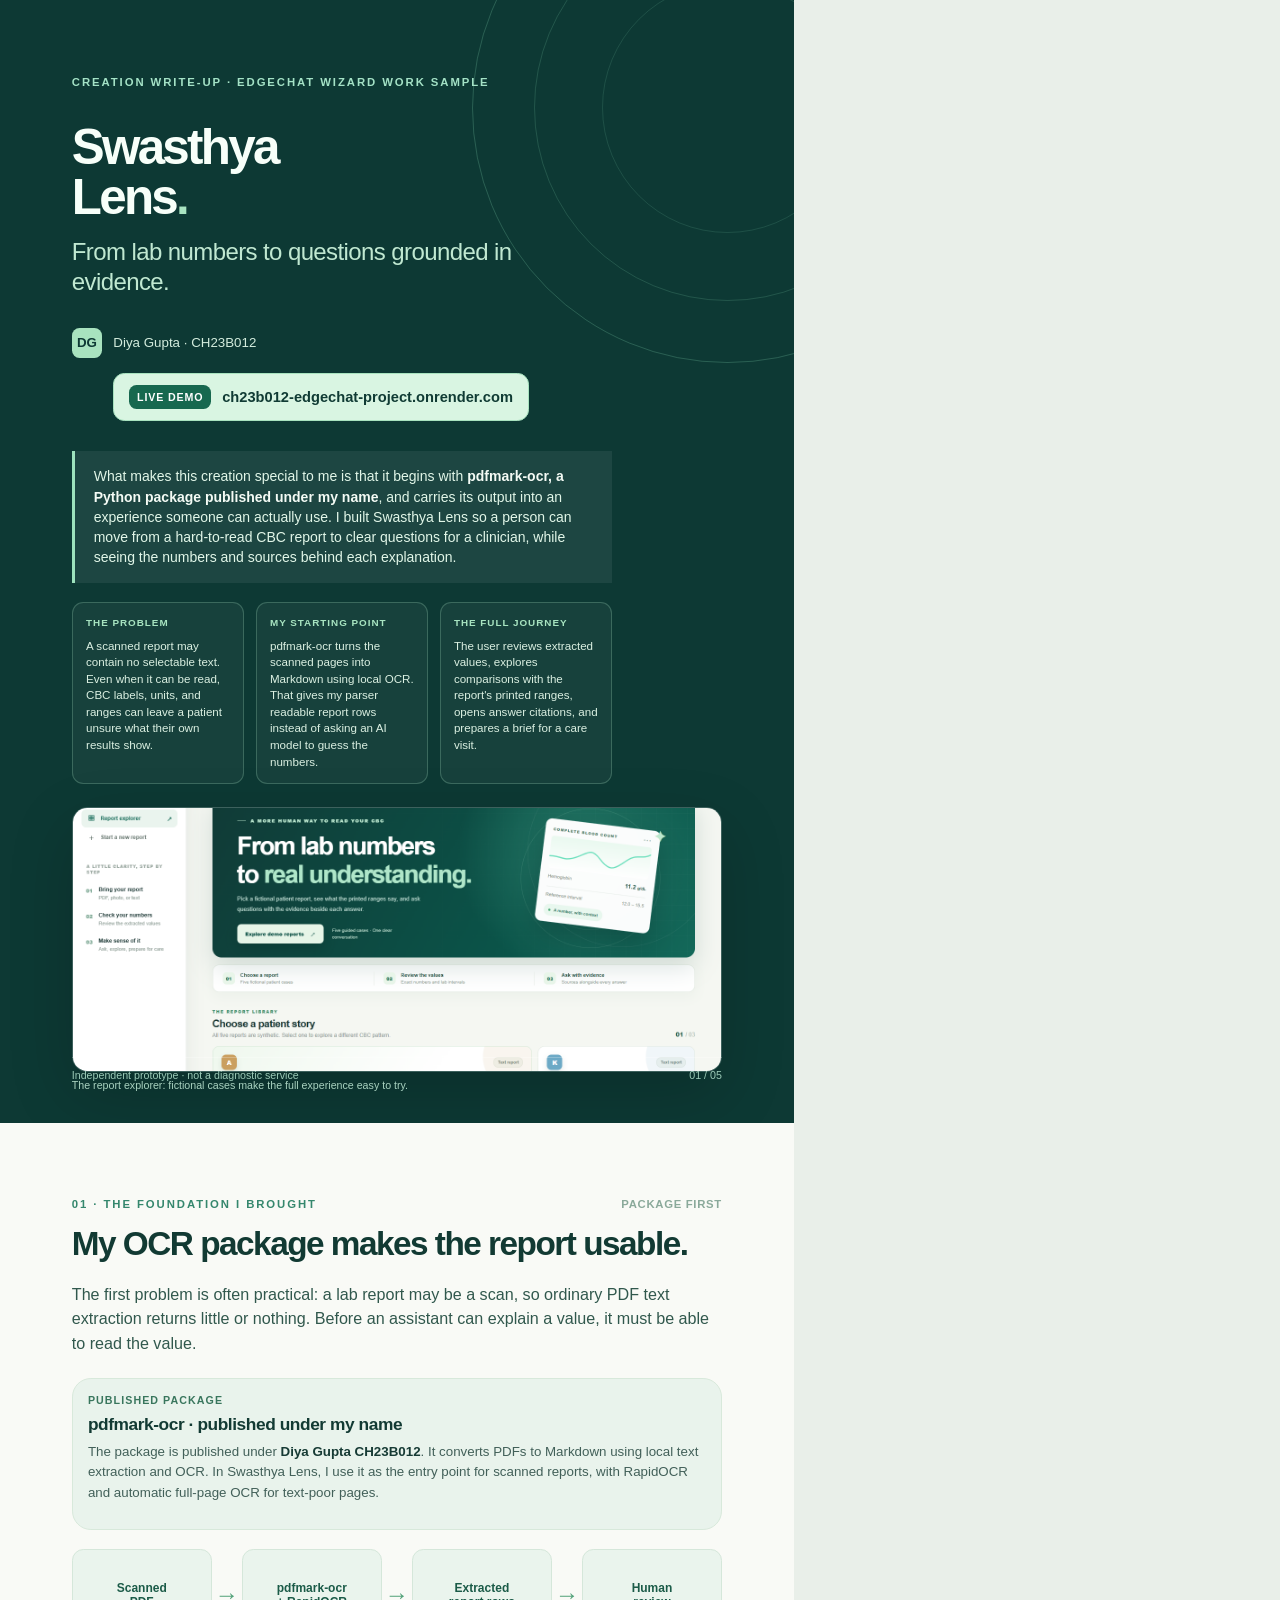
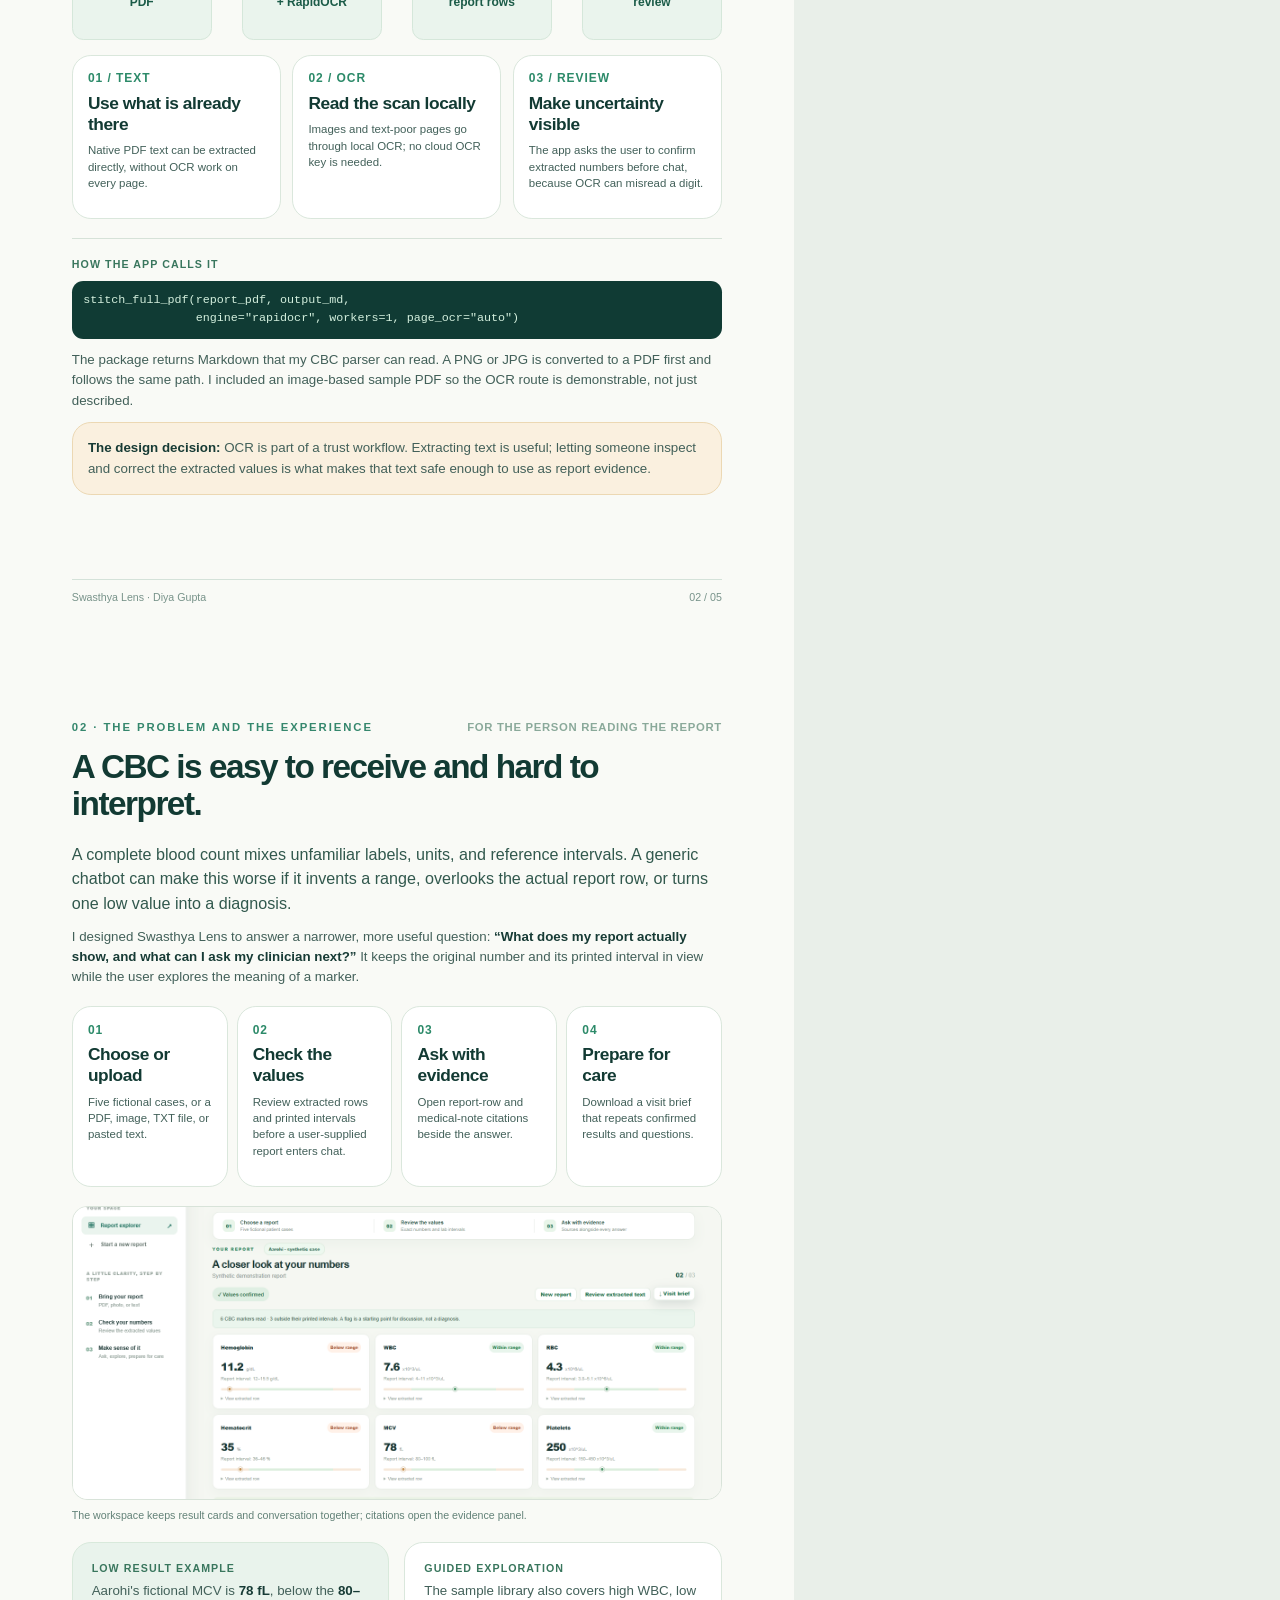
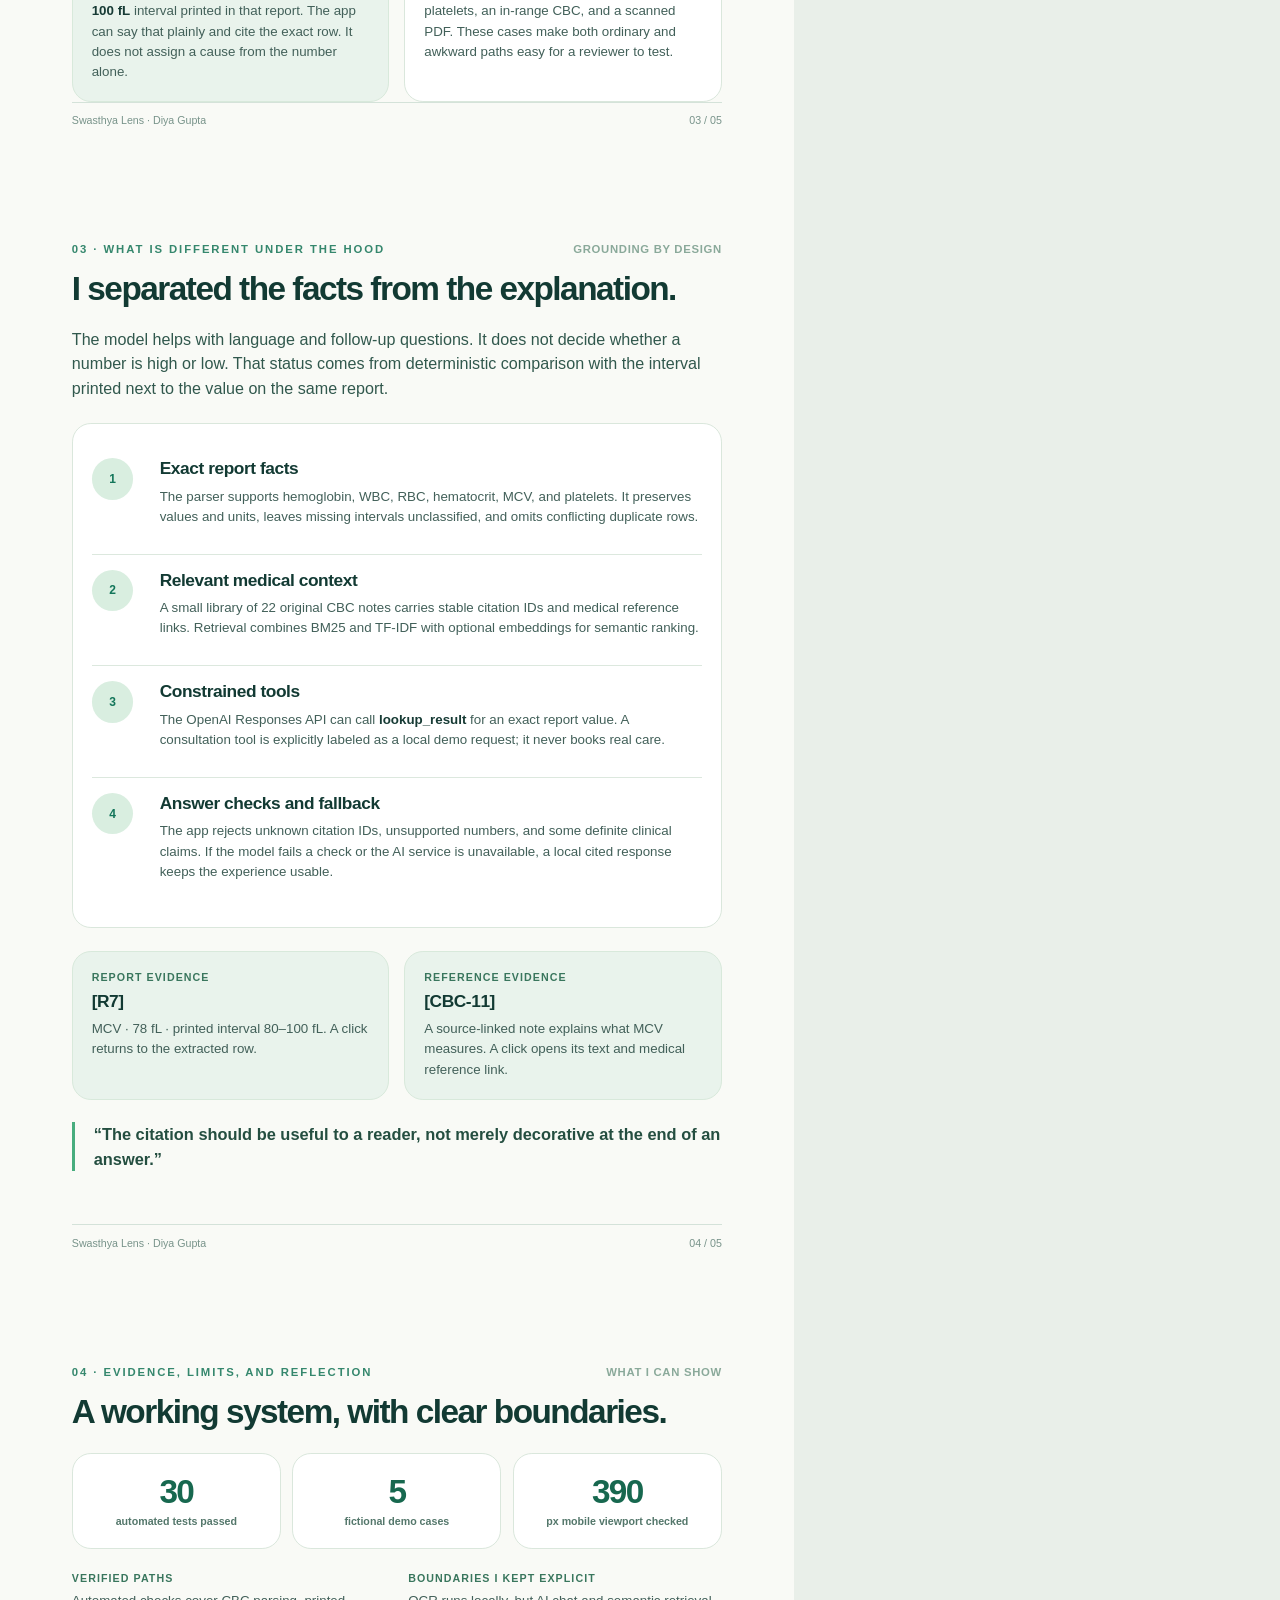
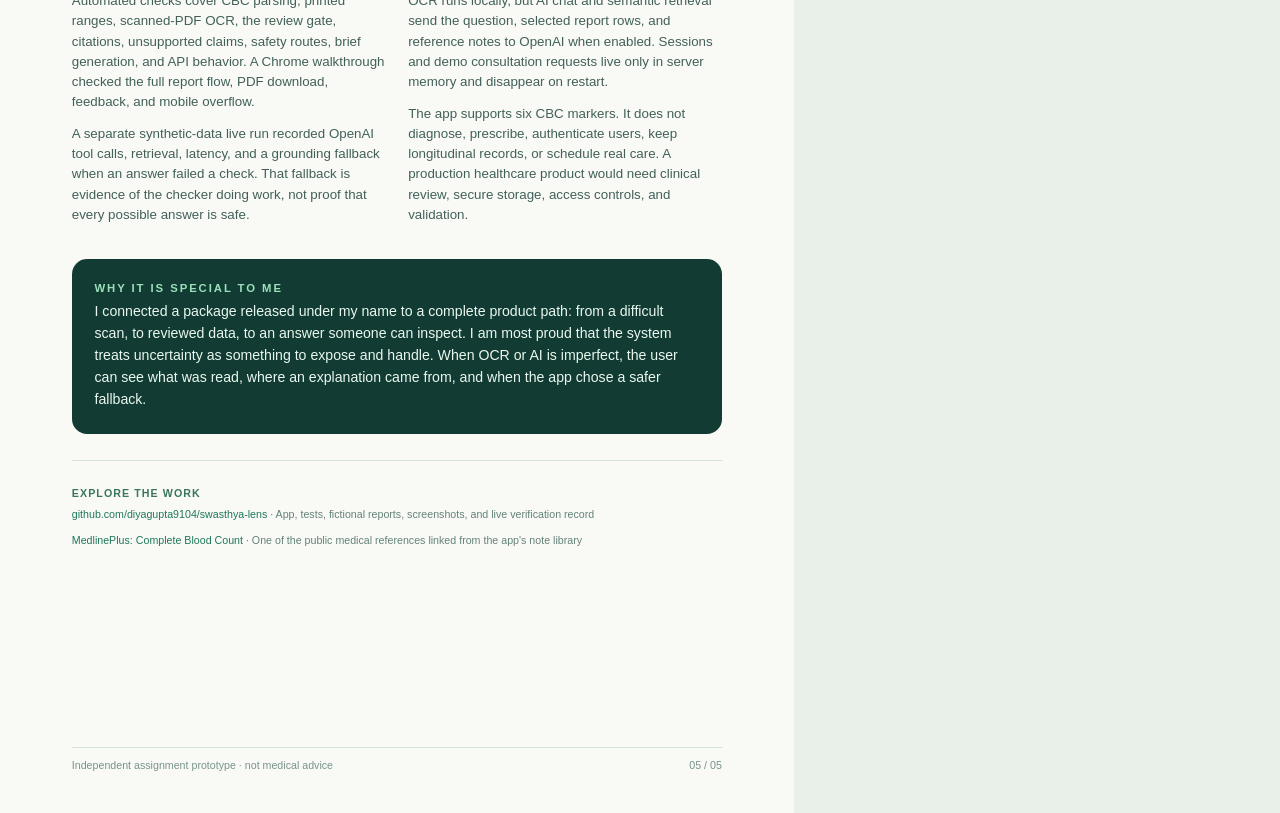
<file: docs/creation_writeup.html>
<!doctype html>
<html lang="en">
<head>
<meta charset="utf-8">
<title>Swasthya Lens — Creation Write-up by Diya Gupta</title>
<style>
  @page { size: A4; margin: 0; }
  * { box-sizing: border-box; }
  html, body { margin: 0; padding: 0; font-family: "Segoe UI", Arial, sans-serif; color: #173b35; }
  body { background: #e9efe9; }
  .page { width: 210mm; height: 297mm; overflow: hidden; page-break-after: always; position: relative; background: #f9faf6; padding: 20mm 19mm 16mm; }
  .page:last-child { page-break-after: auto; }
  .dark { background: #0d3934; color: #f4fbf5; }
  .kicker { text-transform: uppercase; letter-spacing: .17em; font-size: 8.5pt; font-weight: 800; color: #35876d; }
  .dark .kicker { color: #a4e2c6; }
  h1 { margin: 9mm 0 0; font-size: 37pt; letter-spacing: -.055em; line-height: 1.02; color: #f7fff9; }
  h2 { margin: 4mm 0 5mm; font-size: 25pt; letter-spacing: -.045em; line-height: 1.13; color: #123a33; }
  h3 { margin: 0 0 2mm; font-size: 13pt; letter-spacing: -.025em; color: #123a33; }
  p { margin: 0 0 3mm; font-size: 10pt; line-height: 1.52; color: #426059; }
  strong { color: #173b35; }
  .dark strong { color: #f4fbf5; }
  .lead { font-size: 12.1pt; line-height: 1.52; color: #31584d; }
  .dark .lead { color: #d5eee1; }
  .rule { height: 1px; background: #d6e2d8; margin: 7mm 0; }
  .eyebrow-row { display: flex; justify-content: space-between; align-items: center; }
  .page-tag { color: #8aa99a; font-size: 8.5pt; font-weight: 700; letter-spacing: .06em; text-transform: uppercase; }
  .num { font-size: 10pt; font-weight: 800; color: #2c8468; }
  .footer { position: absolute; bottom: 11mm; left: 19mm; right: 19mm; display: flex; justify-content: space-between; border-top: 1px solid #d4e2d9; padding-top: 3mm; color: #78938a; font-size: 8pt; }
  .dark .footer { border-color: rgba(255,255,255,.23); color: #9bcab7; }
  .chip-row { display: flex; gap: 2mm; flex-wrap: wrap; margin: 5mm 0 0; }
  .chip { border-radius: 30px; border: 1px solid #d7e5db; padding: 1.8mm 3mm; color: #2b6b56; background: #ecf6ee; font-size: 8pt; font-weight: 750; }
  .dark .chip { color: #ddf9e7; border-color: #478477; background: rgba(255,255,255,.08); }
  .box { border: 1px solid #dae7dc; background: #fff; border-radius: 5mm; padding: 5mm; }
  .soft { background: #e9f3ec; border-color: #d8e9db; }
  .amber { background: #faf0df; border-color: #ecd8b3; }
  .grid-2 { display: grid; grid-template-columns: 1fr 1fr; gap: 4mm; }
  .grid-3 { display: grid; grid-template-columns: repeat(3, 1fr); gap: 3mm; }
  .step-num { font-size: 9pt; font-weight: 900; color: #2c8a69; letter-spacing: .08em; margin-bottom: 2mm; }
  .mini { font-size: 8.6pt; line-height: 1.43; }
  .quote { border-left: 3px solid #48ad7e; padding-left: 5mm; font-size: 12.3pt; line-height: 1.48; color: #244e40; font-weight: 600; }
  .source { color: #638278; font-size: 8pt; line-height: 1.4; }
  a { color: #1e7759; text-decoration: none; }
  .dark a { color: #b3eed0; }
  .cover-orbit { position: absolute; width: 135mm; height: 135mm; border: 1px solid rgba(147,233,189,.22); border-radius: 50%; right: -50mm; top: -39mm; }
  .cover-orbit:before { content: ""; position: absolute; inset: 16mm; border: 1px solid rgba(147,233,189,.16); border-radius: 50%; }
  .cover-orbit:after { content: ""; position: absolute; inset: 34mm; border: 1px solid rgba(147,233,189,.13); border-radius: 50%; }
  .cover-intro { max-width: 143mm; position: relative; z-index: 2; }
  .cover-sub { font-size: 18pt; font-weight: 500; line-height: 1.25; color: #c0e8d1; letter-spacing: -.025em; margin-top: 4mm; }
  .byline { display: flex; align-items: center; gap: 3mm; margin: 8mm 0 0; font-size: 10pt; color: #d3ecdd; }
  .deployment-card { display: flex; align-items: center; gap: 3mm; width: fit-content; margin: 4mm 0 0 11mm; padding: 3mm 4mm; border: 1px solid #a8e3bf; border-radius: 3mm; background: #d9f5e2; color: #103b34; }
  .deployment-label { padding: 1.5mm 2mm; border-radius: 2mm; background: #17684f; color: #fff; font-size: 8pt; font-weight: 900; letter-spacing: .08em; white-space: nowrap; }
  .deployment-url { color: #103b34; font-size: 11pt; font-weight: 800; }
  .byline-mark { width: 8mm; height: 8mm; display: inline-grid; place-items: center; background: #a8e3bf; color: #0d3934; border-radius: 2mm; font-weight: 900; }
  .cover-statement { margin: 8mm 0 0; padding: 4mm 5mm; border-left: 3px solid #9de2bd; background: rgba(255,255,255,.065); color: #e1f6e8; font-size: 10.5pt; line-height: 1.45; }
  .cover-points { display: grid; grid-template-columns: repeat(3, 1fr); gap: 3mm; margin-top: 5mm; }
  .cover-point { min-height: 40mm; border: 1px solid rgba(177,232,201,.24); border-radius: 3mm; padding: 3.5mm; background: rgba(255,255,255,.045); color: #dbf0e2; font-size: 8.7pt; line-height: 1.43; }
  .cover-point b { display: block; color: #a8e4c1; text-transform: uppercase; font-size: 7.4pt; letter-spacing: .1em; margin-bottom: 2mm; }
  .cover-shot { margin-top: 6mm; height: 70mm; overflow: hidden; border: 1px solid rgba(255,255,255,.2); border-radius: 4mm; box-shadow: 0 6mm 17mm rgba(0,0,0,.17); }
  .cover-shot img { width: 100%; height: 100%; object-fit: cover; object-position: center 14%; display: block; }
  .cover-caption { color: #a9d2c0; margin-top: 2mm; font-size: 8pt; }
  .flow { display: grid; grid-template-columns: 1fr 8mm 1fr 8mm 1fr 8mm 1fr; align-items: center; margin: 6mm 0; }
  .flow-node { min-height: 24mm; border-radius: 3mm; background: #eaf4ed; padding: 4mm 2mm; text-align: center; color: #1b5b48; font-size: 9pt; font-weight: 750; display: grid; place-items: center; border: 1px solid #d5e7da; }
  .flow-arrow { text-align: center; font-size: 18pt; color: #54a27a; }
  .code { font-family: Consolas, "Courier New", monospace; font-size: 8.8pt; white-space: pre-wrap; line-height: 1.5; color: #d4f0de; background: #103b34; border-radius: 3mm; padding: 4mm; margin: 4mm 0; }
  .label { color: #39765d; font-size: 8pt; font-weight: 800; letter-spacing: .1em; text-transform: uppercase; margin: 0 0 2mm; }
  .journey { margin: 5mm 0; display: grid; grid-template-columns: repeat(4,1fr); gap: 2.4mm; }
  .journey .box { min-height: 40mm; padding: 4mm; }
  .screenshot { width: 100%; display: block; border: 1px solid #d8e3d9; border-radius: 3mm; }
  .screenshot-frame { height: 91mm; overflow: hidden; border-radius: 4mm; background: #e5ede6; border: 1px solid #d8e3d9; margin-top: 4mm; }
  .screenshot-frame img { width: 100%; display: block; margin-top: -13mm; }
  .tech-line { display: grid; grid-template-columns: 15mm 1fr; gap: 3mm; padding: 4mm 0; border-bottom: 1px solid #dce8de; }
  .tech-line:last-child { border-bottom: 0; }
  .tech-index { width: 11mm; height: 11mm; display: grid; place-items: center; background: #d9eee0; border-radius: 50%; color: #13765a; font-weight: 900; font-size: 9pt; }
  .evidence { display: grid; grid-template-columns: 1fr 1fr; gap: 4mm; margin: 6mm 0; }
  .evidence .box { min-height: 35mm; }
  .metric { text-align: center; padding: 5mm 2mm; }
  .metric b { display: block; font-size: 25pt; color: #17684f; letter-spacing: -.05em; }
  .metric span { font-size: 8pt; color: #54776b; font-weight: 700; }
  .two-col-text { display: grid; grid-template-columns: 1fr 1fr; gap: 6mm; }
  .closing { margin-top: 6mm; background: #123b34; padding: 6mm; border-radius: 4mm; color: #e9f8ee; }
  .closing p { color: #e9f8ee; font-size: 10.6pt; line-height: 1.55; margin: 0; }
  .package .box { padding: 4mm; }
  .package .flow { margin: 4mm 0; }
  .package .rule { margin: 5mm 0; }
  .package .code { margin: 3mm 0; padding: 3mm; }
  .experience .journey .box { min-height: 34mm; }
  .experience .screenshot-frame { height: 78mm; }
</style>
</head>
<body>

<section class="page dark">
  <div class="cover-orbit"></div>
  <div class="cover-intro">
    <div class="kicker">Creation write-up · Edgechat Wizard work sample</div>
    <h1>Swasthya<br>Lens<span style="color:#a8e4c1">.</span></h1>
    <div class="cover-sub">From lab numbers to questions grounded in evidence.</div>
    <div class="byline"><span class="byline-mark">DG</span> Diya Gupta · CH23B012</div>
    <a class="deployment-card" href="https://ch23b012-edgechat-project.onrender.com"><span class="deployment-label">LIVE DEMO</span><span class="deployment-url">ch23b012-edgechat-project.onrender.com</span></a>
    <div class="cover-statement">What makes this creation special to me is that it begins with <strong>pdfmark-ocr, a Python package published under my name</strong>, and carries its output into an experience someone can actually use. I built Swasthya Lens so a person can move from a hard-to-read CBC report to clear questions for a clinician, while seeing the numbers and sources behind each explanation.</div>
    <div class="cover-points">
      <div class="cover-point"><b>The problem</b>A scanned report may contain no selectable text. Even when it can be read, CBC labels, units, and ranges can leave a patient unsure what their own results show.</div>
      <div class="cover-point"><b>My starting point</b>pdfmark-ocr turns the scanned pages into Markdown using local OCR. That gives my parser readable report rows instead of asking an AI model to guess the numbers.</div>
      <div class="cover-point"><b>The full journey</b>The user reviews extracted values, explores comparisons with the report's printed ranges, opens answer citations, and prepares a brief for a care visit.</div>
    </div>
  </div>
  <div class="cover-shot"><img src="screenshot-home.png" alt="Swasthya Lens report explorer"></div>
  <div class="cover-caption">The report explorer: fictional cases make the full experience easy to try.</div>
  <div class="footer"><span>Independent prototype · not a diagnostic service</span><span>01 / 05</span></div>
</section>

<section class="page package">
  <div class="eyebrow-row"><span class="kicker">01 · The foundation I brought</span><span class="page-tag">Package first</span></div>
  <h2>My OCR package makes the report usable.</h2>
  <p class="lead">The first problem is often practical: a lab report may be a scan, so ordinary PDF text extraction returns little or nothing. Before an assistant can explain a value, it must be able to read the value.</p>
  <div class="box soft" style="margin:6mm 0 5mm">
    <div class="label">Published package</div>
    <h3>pdfmark-ocr · published under my name</h3>
    <p>The package is published under <strong>Diya Gupta CH23B012</strong>. It converts PDFs to Markdown using local text extraction and OCR. In Swasthya Lens, I use it as the entry point for scanned reports, with RapidOCR and automatic full-page OCR for text-poor pages.</p>
  </div>
  <div class="flow">
    <div class="flow-node">Scanned<br>PDF</div><div class="flow-arrow">→</div>
    <div class="flow-node">pdfmark-ocr<br>+ RapidOCR</div><div class="flow-arrow">→</div>
    <div class="flow-node">Extracted<br>report rows</div><div class="flow-arrow">→</div>
    <div class="flow-node">Human<br>review</div>
  </div>
  <div class="grid-3">
    <div class="box"><div class="step-num">01 / TEXT</div><h3>Use what is already there</h3><p class="mini">Native PDF text can be extracted directly, without OCR work on every page.</p></div>
    <div class="box"><div class="step-num">02 / OCR</div><h3>Read the scan locally</h3><p class="mini">Images and text-poor pages go through local OCR; no cloud OCR key is needed.</p></div>
    <div class="box"><div class="step-num">03 / REVIEW</div><h3>Make uncertainty visible</h3><p class="mini">The app asks the user to confirm extracted numbers before chat, because OCR can misread a digit.</p></div>
  </div>
  <div class="rule"></div>
  <div class="label">How the app calls it</div>
  <div class="code">stitch_full_pdf(report_pdf, output_md,
                engine="rapidocr", workers=1, page_ocr="auto")</div>
  <p>The package returns Markdown that my CBC parser can read. A PNG or JPG is converted to a PDF first and follows the same path. I included an image-based sample PDF so the OCR route is demonstrable, not just described.</p>
  <div class="box amber" style="margin-top:3mm">
    <p style="margin:0"><strong>The design decision:</strong> OCR is part of a trust workflow. Extracting text is useful; letting someone inspect and correct the extracted values is what makes that text safe enough to use as report evidence.</p>
  </div>
  <div class="footer"><span>Swasthya Lens · Diya Gupta</span><span>02 / 05</span></div>
</section>

<section class="page experience">
  <div class="eyebrow-row"><span class="kicker">02 · The problem and the experience</span><span class="page-tag">For the person reading the report</span></div>
  <h2>A CBC is easy to receive and hard to interpret.</h2>
  <p class="lead">A complete blood count mixes unfamiliar labels, units, and reference intervals. A generic chatbot can make this worse if it invents a range, overlooks the actual report row, or turns one low value into a diagnosis.</p>
  <p>I designed Swasthya Lens to answer a narrower, more useful question: <strong>“What does my report actually show, and what can I ask my clinician next?”</strong> It keeps the original number and its printed interval in view while the user explores the meaning of a marker.</p>
  <div class="journey">
    <div class="box"><div class="step-num">01</div><h3>Choose or upload</h3><p class="mini">Five fictional cases, or a PDF, image, TXT file, or pasted text.</p></div>
    <div class="box"><div class="step-num">02</div><h3>Check the values</h3><p class="mini">Review extracted rows and printed intervals before a user-supplied report enters chat.</p></div>
    <div class="box"><div class="step-num">03</div><h3>Ask with evidence</h3><p class="mini">Open report-row and medical-note citations beside the answer.</p></div>
    <div class="box"><div class="step-num">04</div><h3>Prepare for care</h3><p class="mini">Download a visit brief that repeats confirmed results and questions.</p></div>
  </div>
  <div class="screenshot-frame"><img src="screenshot-workspace.png" alt="Results, chat, and evidence panel"></div>
  <p class="source" style="margin-top:2mm">The workspace keeps result cards and conversation together; citations open the evidence panel.</p>
  <div class="grid-2" style="margin-top:5mm">
    <div class="box soft"><div class="label">Low result example</div><p style="margin:0">Aarohi's fictional MCV is <strong>78 fL</strong>, below the <strong>80–100 fL</strong> interval printed in that report. The app can say that plainly and cite the exact row. It does not assign a cause from the number alone.</p></div>
    <div class="box"><div class="label">Guided exploration</div><p style="margin:0">The sample library also covers high WBC, low platelets, an in-range CBC, and a scanned PDF. These cases make both ordinary and awkward paths easy for a reviewer to test.</p></div>
  </div>
  <div class="footer"><span>Swasthya Lens · Diya Gupta</span><span>03 / 05</span></div>
</section>

<section class="page">
  <div class="eyebrow-row"><span class="kicker">03 · What is different under the hood</span><span class="page-tag">Grounding by design</span></div>
  <h2>I separated the facts from the explanation.</h2>
  <p class="lead">The model helps with language and follow-up questions. It does not decide whether a number is high or low. That status comes from deterministic comparison with the interval printed next to the value on the same report.</p>
  <div class="box" style="margin-top:6mm">
    <div class="tech-line"><div class="tech-index">1</div><div><h3>Exact report facts</h3><p>The parser supports hemoglobin, WBC, RBC, hematocrit, MCV, and platelets. It preserves values and units, leaves missing intervals unclassified, and omits conflicting duplicate rows.</p></div></div>
    <div class="tech-line"><div class="tech-index">2</div><div><h3>Relevant medical context</h3><p>A small library of 22 original CBC notes carries stable citation IDs and medical reference links. Retrieval combines BM25 and TF-IDF with optional embeddings for semantic ranking.</p></div></div>
    <div class="tech-line"><div class="tech-index">3</div><div><h3>Constrained tools</h3><p>The OpenAI Responses API can call <strong>lookup_result</strong> for an exact report value. A consultation tool is explicitly labeled as a local demo request; it never books real care.</p></div></div>
    <div class="tech-line"><div class="tech-index">4</div><div><h3>Answer checks and fallback</h3><p>The app rejects unknown citation IDs, unsupported numbers, and some definite clinical claims. If the model fails a check or the AI service is unavailable, a local cited response keeps the experience usable.</p></div></div>
  </div>
  <div class="evidence">
    <div class="box soft"><div class="label">Report evidence</div><h3>[R7]</h3><p style="margin:0">MCV · 78 fL · printed interval 80–100 fL. A click returns to the extracted row.</p></div>
    <div class="box soft"><div class="label">Reference evidence</div><h3>[CBC-11]</h3><p style="margin:0">A source-linked note explains what MCV measures. A click opens its text and medical reference link.</p></div>
  </div>
  <div class="quote">“The citation should be useful to a reader, not merely decorative at the end of an answer.”</div>
  <div class="footer"><span>Swasthya Lens · Diya Gupta</span><span>04 / 05</span></div>
</section>

<section class="page">
  <div class="eyebrow-row"><span class="kicker">04 · Evidence, limits, and reflection</span><span class="page-tag">What I can show</span></div>
  <h2>A working system, with clear boundaries.</h2>
  <div class="grid-3" style="margin:6mm 0">
    <div class="box metric"><b>30</b><span>automated tests passed</span></div>
    <div class="box metric"><b>5</b><span>fictional demo cases</span></div>
    <div class="box metric"><b>390</b><span>px mobile viewport checked</span></div>
  </div>
  <div class="two-col-text">
    <div>
      <div class="label">Verified paths</div>
      <p>Automated checks cover CBC parsing, printed ranges, scanned-PDF OCR, the review gate, citations, unsupported claims, safety routes, brief generation, and API behavior. A Chrome walkthrough checked the full report flow, PDF download, feedback, and mobile overflow.</p>
      <p>A separate synthetic-data live run recorded OpenAI tool calls, retrieval, latency, and a grounding fallback when an answer failed a check. That fallback is evidence of the checker doing work, not proof that every possible answer is safe.</p>
    </div>
    <div>
      <div class="label">Boundaries I kept explicit</div>
      <p>OCR runs locally, but AI chat and semantic retrieval send the question, selected report rows, and reference notes to OpenAI when enabled. Sessions and demo consultation requests live only in server memory and disappear on restart.</p>
      <p>The app supports six CBC markers. It does not diagnose, prescribe, authenticate users, keep longitudinal records, or schedule real care. A production healthcare product would need clinical review, secure storage, access controls, and validation.</p>
    </div>
  </div>
  <div class="closing">
    <div class="kicker" style="color:#9ce0ba; margin-bottom:2mm">Why it is special to me</div>
    <p>I connected a package released under my name to a complete product path: from a difficult scan, to reviewed data, to an answer someone can inspect. I am most proud that the system treats uncertainty as something to expose and handle. When OCR or AI is imperfect, the user can see what was read, where an explanation came from, and when the app chose a safer fallback.</p>
  </div>
  <div class="rule"></div>
  <div class="label">Explore the work</div>
  <p class="source"><a href="https://github.com/diyagupta9104/swasthya-lens">github.com/diyagupta9104/swasthya-lens</a> · App, tests, fictional reports, screenshots, and live verification record</p>
  <p class="source"><a href="https://medlineplus.gov/lab-tests/complete-blood-count-cbc/">MedlinePlus: Complete Blood Count</a> · One of the public medical references linked from the app's note library</p>
  <div class="footer"><span>Independent assignment prototype · not medical advice</span><span>05 / 05</span></div>
</section>

</body>
</html>
</file>
